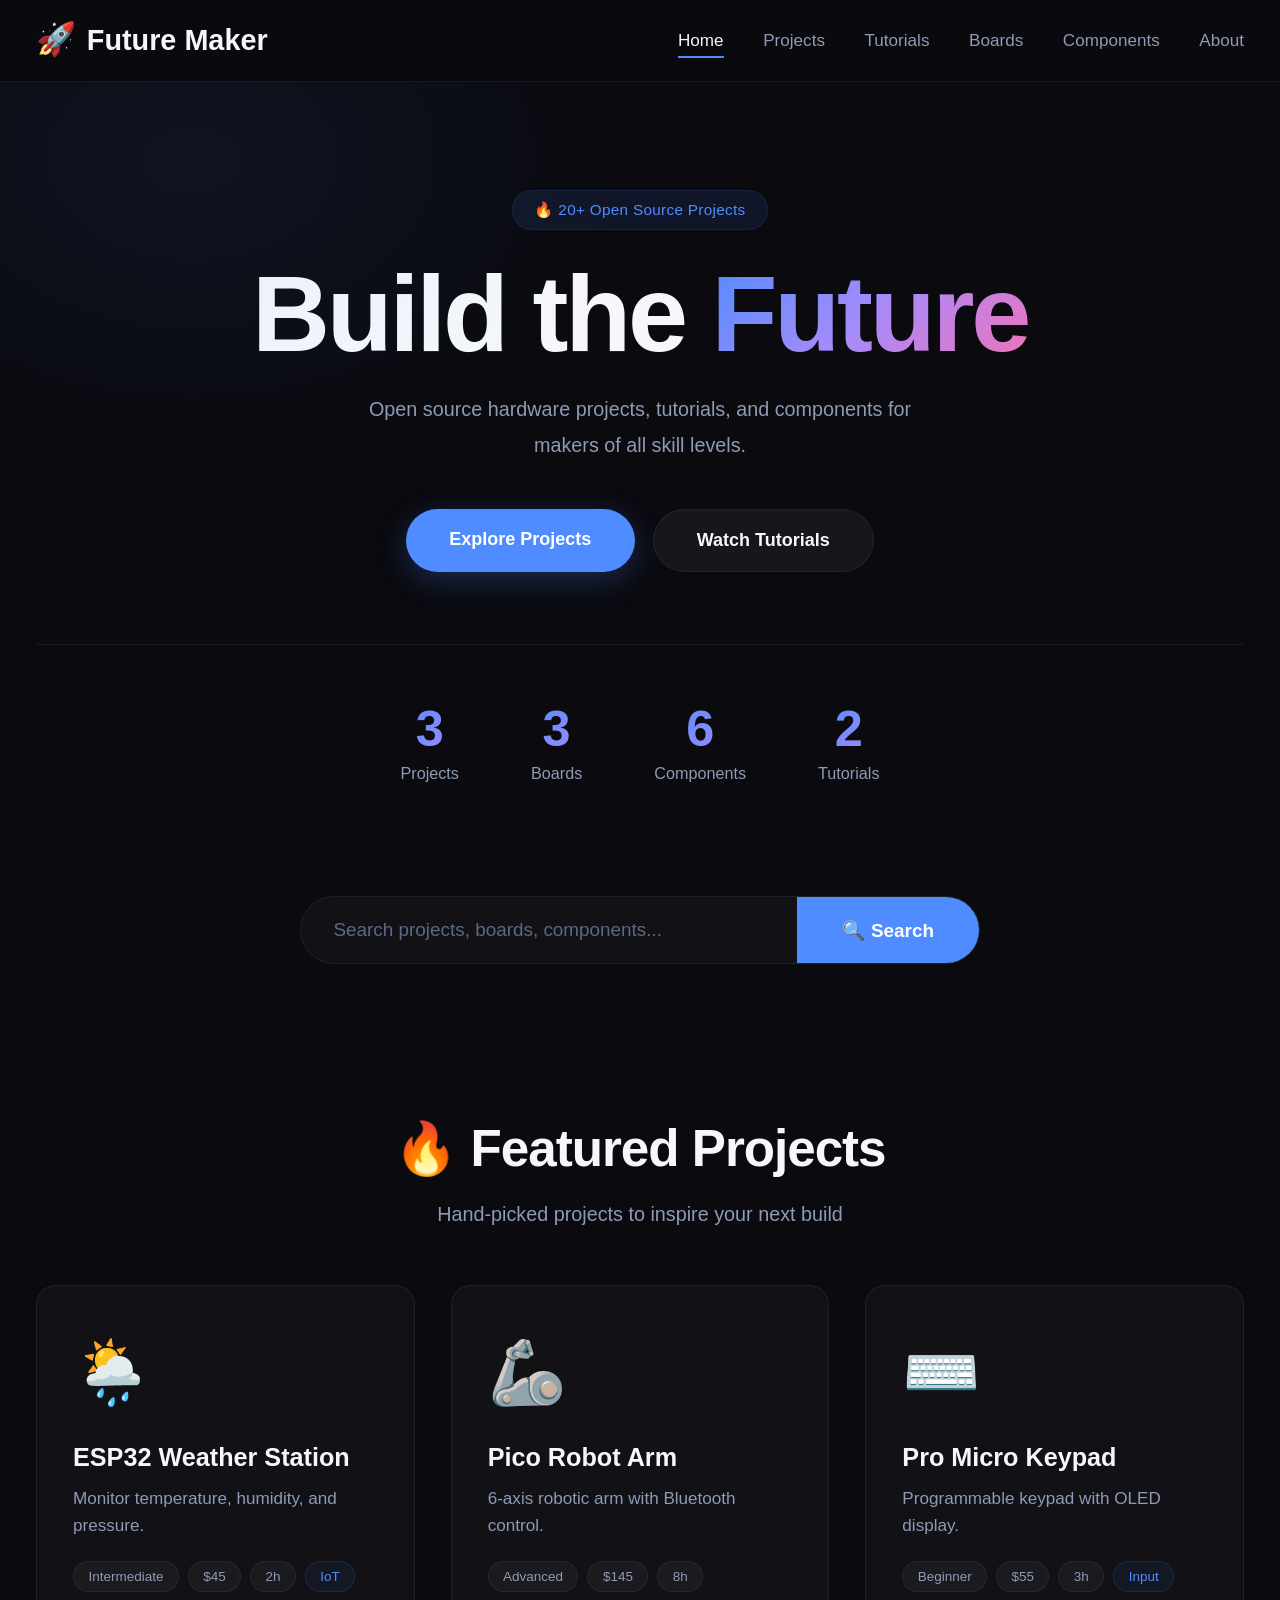
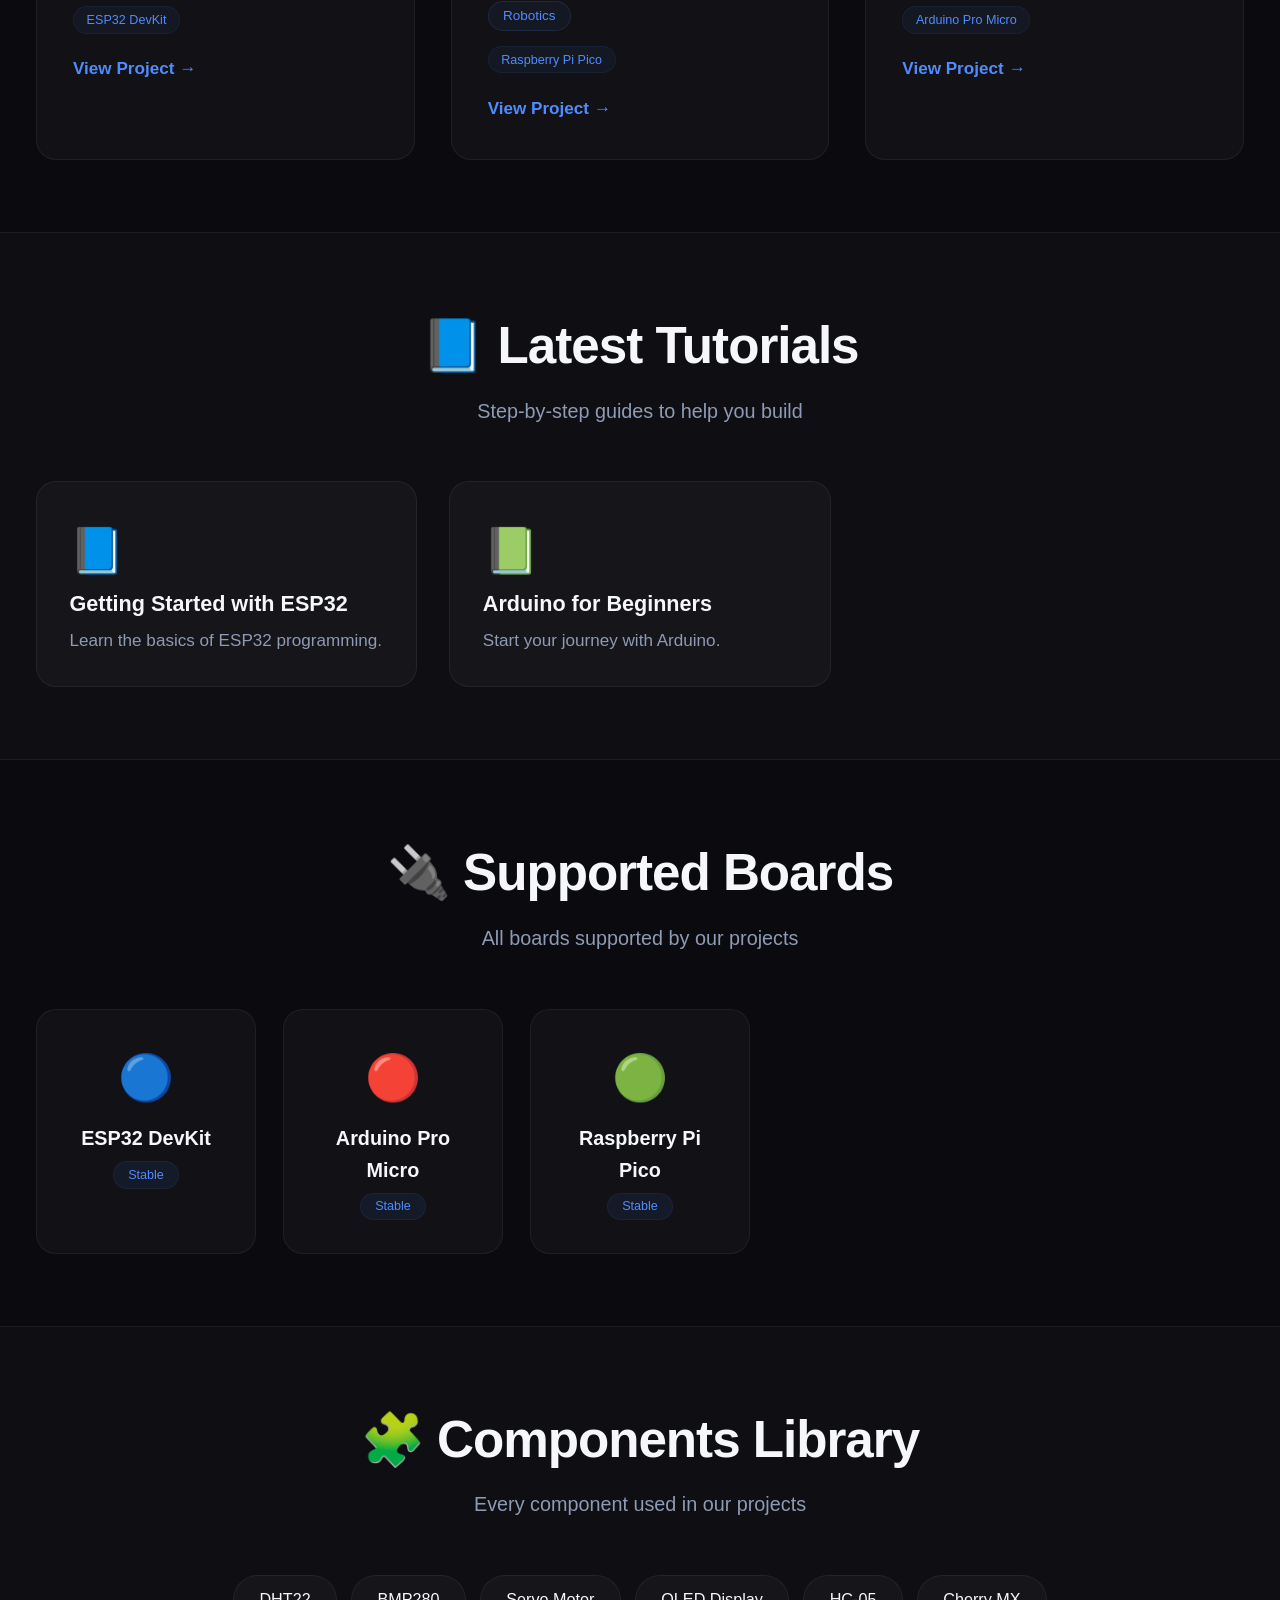
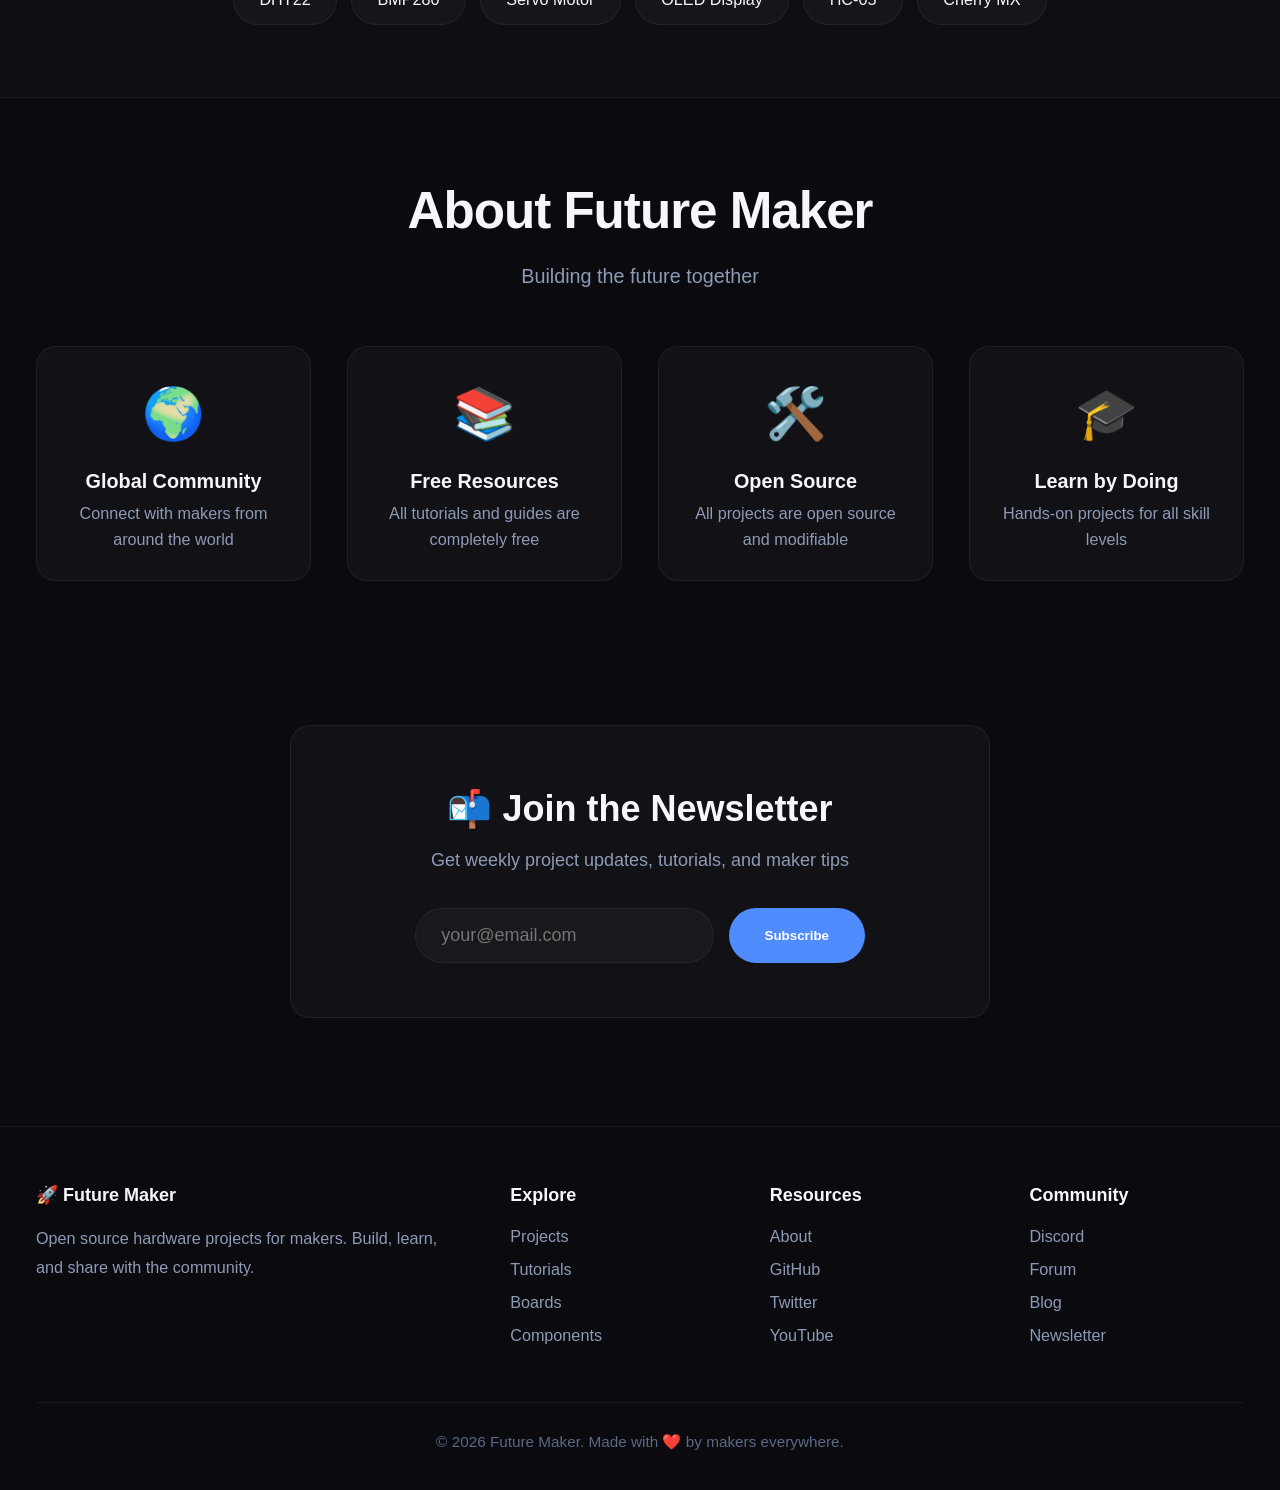
<file: index.html>
<!DOCTYPE html>
<html lang="en">
<head>
    <meta charset="UTF-8" />
    <meta name="viewport" content="width=device-width, initial-scale=1.0" />
    <title>Future Maker · Build the future</title>
    <meta name="description" content="Open source hardware projects for makers. Build, learn, and share." />
    <link rel="icon" href="data:image/svg+xml,<svg xmlns='http://www.w3.org/2000/svg' viewBox='0 0 100 100'><text y='.9em' font-size='90'>🚀</text></svg>" />
    
    <style>
        /* ============================================================
           CSS VARIABLES
           ============================================================ */
        :root {
            --bg: #0a0a0f;
            --bg-card: rgba(255, 255, 255, 0.03);
            --bg-card-hover: rgba(255, 255, 255, 0.06);
            --text: #f5f7fa;
            --text-secondary: #8e9bb5;
            --text-muted: #5a6a85;
            --accent: #4f8cff;
            --accent-glow: rgba(79, 140, 255, 0.25);
            --border: rgba(255, 255, 255, 0.06);
            --border-hover: rgba(79, 140, 255, 0.2);
            --radius: 20px;
            --radius-sm: 12px;
            --shadow: 0 20px 60px rgba(0, 0, 0, 0.5);
            --transition: all 0.3s cubic-bezier(0.25, 0.46, 0.45, 0.94);
        }

        /* ============================================================
           RESET & BASE
           ============================================================ */
        * {
            margin: 0;
            padding: 0;
            box-sizing: border-box;
        }

        html {
            scroll-behavior: smooth;
            font-size: 18px;
        }

        body {
            background: var(--bg);
            color: var(--text);
            font-family: -apple-system, BlinkMacSystemFont, 'SF Pro Display', 'Segoe UI', Roboto, sans-serif;
            line-height: 1.6;
            min-height: 100vh;
            -webkit-font-smoothing: antialiased;
        }

        a {
            color: var(--accent);
            text-decoration: none;
            transition: var(--transition);
        }

        a:hover {
            color: #6fa0ff;
        }

        /* ============================================================
           SCROLLBAR
           ============================================================ */
        ::-webkit-scrollbar {
            width: 8px;
        }
        ::-webkit-scrollbar-track {
            background: var(--bg);
        }
        ::-webkit-scrollbar-thumb {
            background: var(--accent);
            border-radius: 10px;
        }

        /* ============================================================
           UTILITY
           ============================================================ */
        .container {
            max-width: 1280px;
            margin: 0 auto;
            padding: 0 2rem;
        }

        .gradient-text {
            background: linear-gradient(135deg, #4f8cff, #a78bfa, #f472b6);
            -webkit-background-clip: text;
            -webkit-text-fill-color: transparent;
            background-clip: text;
        }

        .btn {
            display: inline-block;
            padding: 0.9rem 2.4rem;
            border-radius: 50px;
            font-weight: 600;
            font-size: 1rem;
            border: none;
            cursor: pointer;
            transition: var(--transition);
        }

        .btn-primary {
            background: var(--accent);
            color: #fff;
            box-shadow: 0 8px 32px var(--accent-glow);
        }

        .btn-primary:hover {
            background: #6fa0ff;
            transform: translateY(-2px);
            box-shadow: 0 12px 48px var(--accent-glow);
        }

        .btn-secondary {
            background: rgba(255, 255, 255, 0.05);
            color: var(--text);
            border: 1px solid var(--border);
        }

        .btn-secondary:hover {
            background: rgba(255, 255, 255, 0.08);
            transform: translateY(-2px);
        }

        /* ============================================================
           HEADER
           ============================================================ */
        header {
            position: sticky;
            top: 0;
            z-index: 100;
            background: rgba(10, 10, 15, 0.7);
            backdrop-filter: blur(20px);
            -webkit-backdrop-filter: blur(20px);
            border-bottom: 1px solid var(--border);
            padding: 0.8rem 0;
        }

        .header-inner {
            display: flex;
            align-items: center;
            justify-content: space-between;
        }

        .logo {
            font-size: 1.6rem;
            font-weight: 700;
            display: flex;
            align-items: center;
            gap: 0.6rem;
        }

        .logo-icon {
            font-size: 1.8rem;
        }

        nav {
            display: flex;
            gap: 2.2rem;
            align-items: center;
        }

        nav a {
            color: var(--text-secondary);
            font-size: 0.95rem;
            font-weight: 500;
            transition: var(--transition);
            position: relative;
        }

        nav a::after {
            content: '';
            position: absolute;
            bottom: -4px;
            left: 0;
            width: 0;
            height: 2px;
            background: var(--accent);
            transition: var(--transition);
        }

        nav a:hover {
            color: var(--text);
        }

        nav a:hover::after {
            width: 100%;
        }

        nav a.active {
            color: var(--text);
        }

        nav a.active::after {
            width: 100%;
        }

        .menu-toggle {
            display: none;
            background: none;
            border: none;
            color: var(--text);
            font-size: 1.8rem;
            cursor: pointer;
        }

        /* ============================================================
           HERO
           ============================================================ */
        .hero {
            padding: 6rem 0 4rem;
            text-align: center;
            position: relative;
            overflow: hidden;
        }

        .hero::before {
            content: '';
            position: absolute;
            top: -30%;
            left: -20%;
            width: 70%;
            height: 80%;
            background: radial-gradient(ellipse, rgba(79, 140, 255, 0.08), transparent 70%);
            pointer-events: none;
        }

        .hero-badge {
            display: inline-block;
            background: rgba(79, 140, 255, 0.1);
            padding: 0.4rem 1.2rem;
            border-radius: 50px;
            font-size: 0.85rem;
            color: var(--accent);
            border: 1px solid rgba(79, 140, 255, 0.1);
            margin-bottom: 1.5rem;
            font-weight: 500;
            letter-spacing: 0.02em;
        }

        .hero h1 {
            font-size: clamp(3rem, 10vw, 6rem);
            font-weight: 800;
            line-height: 1.05;
            letter-spacing: -0.03em;
            margin-bottom: 1.2rem;
        }

        .hero p {
            font-size: clamp(1.1rem, 1.5vw, 1.3rem);
            color: var(--text-secondary);
            max-width: 600px;
            margin: 0 auto 2.5rem;
            line-height: 1.8;
        }

        .hero-actions {
            display: flex;
            gap: 1rem;
            justify-content: center;
            flex-wrap: wrap;
            margin-bottom: 4rem;
        }

        /* ============================================================
           STATS
           ============================================================ */
        .stats {
            display: flex;
            justify-content: center;
            gap: 4rem;
            padding-top: 3rem;
            border-top: 1px solid var(--border);
            flex-wrap: wrap;
        }

        .stat-item {
            text-align: center;
        }

        .stat-number {
            font-size: 2.8rem;
            font-weight: 800;
            background: linear-gradient(135deg, #4f8cff, #a78bfa);
            -webkit-background-clip: text;
            -webkit-text-fill-color: transparent;
            background-clip: text;
            display: block;
            line-height: 1.2;
        }

        .stat-label {
            color: var(--text-secondary);
            font-size: 0.9rem;
            font-weight: 500;
        }

        /* ============================================================
           SEARCH
           ============================================================ */
        .search-section {
            padding: 2rem 0 4rem;
        }

        .search-box {
            max-width: 680px;
            margin: 0 auto;
            display: flex;
            background: rgba(255, 255, 255, 0.03);
            border: 1px solid var(--border);
            border-radius: 60px;
            overflow: hidden;
            transition: var(--transition);
        }

        .search-box:focus-within {
            border-color: var(--accent);
            box-shadow: 0 0 40px rgba(79, 140, 255, 0.06);
        }

        .search-box input {
            flex: 1;
            padding: 1.2rem 1.8rem;
            background: transparent;
            border: none;
            color: var(--text);
            font-size: 1.05rem;
            outline: none;
        }

        .search-box input::placeholder {
            color: var(--text-muted);
        }

        .search-box button {
            padding: 1.2rem 2.5rem;
            background: var(--accent);
            border: none;
            color: #fff;
            font-weight: 600;
            font-size: 1.05rem;
            cursor: pointer;
            transition: var(--transition);
        }

        .search-box button:hover {
            background: #6fa0ff;
        }

        /* ============================================================
           SECTION HEADER
           ============================================================ */
        .section-header {
            text-align: center;
            margin-bottom: 3rem;
        }

        .section-header h2 {
            font-size: clamp(2rem, 4vw, 3rem);
            font-weight: 700;
            letter-spacing: -0.02em;
            margin-bottom: 0.5rem;
        }

        .section-header p {
            color: var(--text-secondary);
            font-size: 1.1rem;
        }

        /* ============================================================
           PROJECTS GRID
           ============================================================ */
        .projects-section {
            padding: 4rem 0;
        }

        .projects-grid {
            display: grid;
            grid-template-columns: repeat(auto-fill, minmax(340px, 1fr));
            gap: 2rem;
        }

        .project-card {
            background: var(--bg-card);
            border: 1px solid var(--border);
            border-radius: var(--radius);
            padding: 2rem;
            transition: var(--transition);
            cursor: pointer;
            position: relative;
            overflow: hidden;
        }

        .project-card::before {
            content: '';
            position: absolute;
            top: 0;
            left: 0;
            right: 0;
            bottom: 0;
            background: linear-gradient(135deg, rgba(79, 140, 255, 0.02), transparent);
            opacity: 0;
            transition: var(--transition);
        }

        .project-card:hover {
            background: var(--bg-card-hover);
            border-color: var(--border-hover);
            transform: translateY(-6px);
            box-shadow: var(--shadow);
        }

        .project-card:hover::before {
            opacity: 1;
        }

        .project-card .icon {
            font-size: 3.5rem;
            display: block;
            margin-bottom: 0.8rem;
        }

        .project-card h3 {
            font-size: 1.4rem;
            font-weight: 600;
            margin-bottom: 0.4rem;
        }

        .project-card .desc {
            color: var(--text-secondary);
            font-size: 0.95rem;
            line-height: 1.6;
            margin-bottom: 1.2rem;
        }

        .project-card .tags {
            display: flex;
            flex-wrap: wrap;
            gap: 0.5rem;
        }

        .project-card .tag {
            background: rgba(255, 255, 255, 0.04);
            padding: 0.2rem 0.8rem;
            border-radius: 50px;
            font-size: 0.75rem;
            color: var(--text-secondary);
            border: 1px solid var(--border);
        }

        .project-card .tag.accent {
            color: var(--accent);
            border-color: rgba(79, 140, 255, 0.15);
            background: rgba(79, 140, 255, 0.06);
        }

        .project-card .boards {
            display: flex;
            flex-wrap: wrap;
            gap: 0.4rem;
            margin-top: 0.8rem;
        }

        .project-card .board-tag {
            background: rgba(79, 140, 255, 0.06);
            padding: 0.15rem 0.7rem;
            border-radius: 50px;
            font-size: 0.7rem;
            color: var(--accent);
            border: 1px solid rgba(79, 140, 255, 0.08);
        }

        .project-card .view-link {
            display: inline-block;
            margin-top: 1.2rem;
            font-weight: 600;
            font-size: 0.95rem;
            color: var(--accent);
        }

        .project-card .view-link::after {
            content: ' →';
            transition: var(--transition);
        }

        .project-card:hover .view-link::after {
            transform: translateX(4px);
        }

        /* ============================================================
           TUTORIALS
           ============================================================ */
        .tutorials-section {
            padding: 4rem 0;
            background: rgba(255, 255, 255, 0.015);
            border-top: 1px solid var(--border);
            border-bottom: 1px solid var(--border);
        }

        .tutorials-grid {
            display: grid;
            grid-template-columns: repeat(auto-fill, minmax(280px, 1fr));
            gap: 1.8rem;
        }

        .tutorial-card {
            background: var(--bg-card);
            border: 1px solid var(--border);
            border-radius: var(--radius);
            padding: 1.8rem;
            transition: var(--transition);
        }

        .tutorial-card:hover {
            background: var(--bg-card-hover);
            border-color: var(--border-hover);
            transform: translateY(-4px);
        }

        .tutorial-card .icon {
            font-size: 2.5rem;
            margin-bottom: 0.6rem;
        }

        .tutorial-card h4 {
            font-size: 1.2rem;
            margin-bottom: 0.3rem;
        }

        .tutorial-card p {
            color: var(--text-secondary);
            font-size: 0.95rem;
        }

        /* ============================================================
           BOARDS
           ============================================================ */
        .boards-section {
            padding: 4rem 0;
        }

        .boards-grid {
            display: grid;
            grid-template-columns: repeat(auto-fill, minmax(200px, 1fr));
            gap: 1.5rem;
        }

        .board-card {
            background: var(--bg-card);
            border: 1px solid var(--border);
            border-radius: var(--radius);
            padding: 1.8rem;
            text-align: center;
            transition: var(--transition);
        }

        .board-card:hover {
            background: var(--bg-card-hover);
            border-color: var(--border-hover);
            transform: translateY(-4px);
        }

        .board-card .icon {
            font-size: 2.5rem;
        }

        .board-card h4 {
            font-size: 1.1rem;
            margin: 0.5rem 0 0.2rem;
        }

        .board-card .status {
            display: inline-block;
            font-size: 0.7rem;
            padding: 0.15rem 0.8rem;
            border-radius: 50px;
            background: rgba(79, 140, 255, 0.08);
            color: var(--accent);
            border: 1px solid rgba(79, 140, 255, 0.08);
        }

        /* ============================================================
           COMPONENTS
           ============================================================ */
        .components-section {
            padding: 4rem 0;
            background: rgba(255, 255, 255, 0.015);
            border-top: 1px solid var(--border);
            border-bottom: 1px solid var(--border);
        }

        .components-list {
            display: flex;
            flex-wrap: wrap;
            justify-content: center;
            gap: 0.8rem;
        }

        .component-tag {
            background: var(--bg-card);
            padding: 0.6rem 1.4rem;
            border-radius: 50px;
            font-size: 0.9rem;
            border: 1px solid var(--border);
            transition: var(--transition);
        }

        .component-tag:hover {
            border-color: var(--border-hover);
            background: var(--bg-card-hover);
            transform: translateY(-2px);
        }

        /* ============================================================
           ABOUT
           ============================================================ */
        .about-section {
            padding: 4rem 0;
        }

        .about-grid {
            display: grid;
            grid-template-columns: repeat(auto-fit, minmax(220px, 1fr));
            gap: 2rem;
            margin-top: 2rem;
        }

        .about-item {
            text-align: center;
            padding: 1.5rem;
            background: var(--bg-card);
            border-radius: var(--radius);
            border: 1px solid var(--border);
            transition: var(--transition);
        }

        .about-item:hover {
            background: var(--bg-card-hover);
            border-color: var(--border-hover);
            transform: translateY(-4px);
        }

        .about-item .icon {
            font-size: 2.8rem;
            display: block;
            margin-bottom: 0.6rem;
        }

        .about-item h4 {
            font-size: 1.1rem;
            margin-bottom: 0.2rem;
        }

        .about-item p {
            color: var(--text-secondary);
            font-size: 0.9rem;
        }

        /* ============================================================
           NEWSLETTER
           ============================================================ */
        .newsletter-section {
            padding: 4rem 0;
        }

        .newsletter-card {
            max-width: 700px;
            margin: 0 auto;
            background: var(--bg-card);
            border: 1px solid var(--border);
            border-radius: var(--radius);
            padding: 3rem;
            text-align: center;
        }

        .newsletter-card h2 {
            font-size: 2rem;
            margin-bottom: 0.5rem;
        }

        .newsletter-card p {
            color: var(--text-secondary);
            margin-bottom: 1.8rem;
        }

        .newsletter-form {
            display: flex;
            gap: 0.8rem;
            max-width: 450px;
            margin: 0 auto;
        }

        .newsletter-form input {
            flex: 1;
            padding: 0.9rem 1.4rem;
            border-radius: 50px;
            border: 1px solid var(--border);
            background: rgba(255, 255, 255, 0.03);
            color: var(--text);
            font-size: 1rem;
            outline: none;
            transition: var(--transition);
        }

        .newsletter-form input:focus {
            border-color: var(--accent);
        }

        .newsletter-form button {
            padding: 0.9rem 2rem;
            border-radius: 50px;
            border: none;
            background: var(--accent);
            color: #fff;
            font-weight: 600;
            cursor: pointer;
            transition: var(--transition);
            white-space: nowrap;
        }

        .newsletter-form button:hover {
            background: #6fa0ff;
        }

        /* ============================================================
           FOOTER
           ============================================================ */
        footer {
            padding: 3rem 0 2rem;
            border-top: 1px solid var(--border);
            margin-top: 2rem;
        }

        .footer-grid {
            display: grid;
            grid-template-columns: 2fr 1fr 1fr 1fr;
            gap: 2.5rem;
            margin-bottom: 2.5rem;
        }

        .footer-section h4 {
            font-size: 1rem;
            margin-bottom: 0.8rem;
            color: var(--text);
        }

        .footer-section p {
            color: var(--text-secondary);
            font-size: 0.9rem;
            line-height: 1.8;
        }

        .footer-section a {
            display: block;
            color: var(--text-secondary);
            font-size: 0.9rem;
            margin-bottom: 0.4rem;
            transition: var(--transition);
        }

        .footer-section a:hover {
            color: var(--text);
            transform: translateX(4px);
        }

        .footer-bottom {
            text-align: center;
            padding-top: 1.5rem;
            border-top: 1px solid var(--border);
            color: var(--text-muted);
            font-size: 0.85rem;
        }

        /* ============================================================
           RESPONSIVE
           ============================================================ */
        @media (max-width: 1024px) {
            .footer-grid {
                grid-template-columns: 1fr 1fr;
            }
        }

        @media (max-width: 768px) {
            .container {
                padding: 0 1.2rem;
            }

            nav {
                display: none;
            }

            .menu-toggle {
                display: block;
            }

            .hero {
                padding: 4rem 0 2rem;
            }

            .hero h1 {
                font-size: 2.8rem;
            }

            .stats {
                gap: 2rem;
            }

            .stat-number {
                font-size: 2.2rem;
            }

            .projects-grid {
                grid-template-columns: 1fr;
            }

            .tutorials-grid {
                grid-template-columns: 1fr;
            }

            .boards-grid {
                grid-template-columns: 1fr 1fr;
            }

            .footer-grid {
                grid-template-columns: 1fr;
                gap: 1.5rem;
            }

            .newsletter-card {
                padding: 2rem 1.2rem;
            }

            .newsletter-form {
                flex-direction: column;
            }

            .search-box {
                flex-direction: column;
                border-radius: var(--radius);
            }

            .search-box input {
                padding: 1rem 1.4rem;
            }

            .search-box button {
                padding: 1rem;
                border-radius: 0 0 var(--radius) var(--radius);
            }

            .about-grid {
                grid-template-columns: 1fr 1fr;
            }
        }

        @media (max-width: 480px) {
            .hero h1 {
                font-size: 2.2rem;
            }

            .hero-actions {
                flex-direction: column;
                align-items: center;
            }

            .hero-actions .btn {
                width: 100%;
                text-align: center;
            }

            .boards-grid {
                grid-template-columns: 1fr;
            }

            .about-grid {
                grid-template-columns: 1fr;
            }

            .project-card {
                padding: 1.5rem;
            }
        }

        /* ============================================================
           PROJECT DETAIL PAGE STYLES (injected via JS)
           ============================================================ */
        .project-detail-hero {
            padding: 3rem 0 2rem;
            text-align: center;
        }

        .project-detail-hero .icon {
            font-size: 6rem;
            display: block;
            margin-bottom: 0.5rem;
        }

        .project-detail-hero h1 {
            font-size: 3rem;
            font-weight: 700;
            margin-bottom: 0.5rem;
        }

        .project-detail-hero .subtitle {
            color: var(--text-secondary);
            font-size: 1.1rem;
            max-width: 700px;
            margin: 0 auto;
        }

        .project-detail-meta {
            display: grid;
            grid-template-columns: repeat(auto-fit, minmax(120px, 1fr));
            gap: 1.2rem;
            max-width: 650px;
            margin: 2rem auto;
            background: var(--bg-card);
            padding: 1.8rem;
            border-radius: var(--radius);
            border: 1px solid var(--border);
        }

        .project-detail-meta .meta-item {
            text-align: center;
        }

        .project-detail-meta .meta-item .label {
            font-size: 0.7rem;
            color: var(--text-muted);
            text-transform: uppercase;
            letter-spacing: 0.05em;
        }

        .project-detail-meta .meta-item .value {
            font-size: 1.1rem;
            font-weight: 600;
        }

        .project-detail-content {
            max-width: 850px;
            margin: 0 auto;
            padding: 2rem 0;
        }

        .project-detail-content h2 {
            font-size: 2rem;
            margin: 2.5rem 0 1rem;
            font-weight: 700;
        }

        .project-detail-content h2:first-of-type {
            margin-top: 0;
        }

        .project-detail-content p {
            color: var(--text-secondary);
            font-size: 1.05rem;
            line-height: 1.9;
            margin-bottom: 1.2rem;
        }

        .project-detail-content ul {
            list-style: none;
            display: grid;
            grid-template-columns: repeat(auto-fill, minmax(200px, 1fr));
            gap: 0.6rem;
            margin: 1rem 0 1.5rem;
        }

        .project-detail-content ul li {
            background: var(--bg-card);
            padding: 0.6rem 1.2rem;
            border-radius: 50px;
            text-align: center;
            border: 1px solid var(--border);
            font-size: 0.9rem;
            color: var(--text-secondary);
        }

        .project-detail-content .download-grid {
            display: grid;
            grid-template-columns: repeat(auto-fill, minmax(130px, 1fr));
            gap: 0.8rem;
            margin: 1.5rem 0;
        }

        .project-detail-content .download-item {
            background: var(--bg-card);
            padding: 1rem;
            border-radius: var(--radius-sm);
            text-align: center;
            border: 1px solid var(--border);
            transition: var(--transition);
            cursor: pointer;
        }

        .project-detail-content .download-item:hover {
            border-color: var(--border-hover);
            background: var(--bg-card-hover);
            transform: translateY(-3px);
        }

        .project-detail-content .download-item .dl-icon {
            font-size: 1.8rem;
            display: block;
        }

        .project-detail-content .download-item .dl-name {
            font-size: 0.8rem;
            margin-top: 0.2rem;
            color: var(--text-secondary);
        }

        .back-link {
            display: inline-block;
            margin: 1.5rem 0;
            font-weight: 500;
            color: var(--text-secondary);
        }

        .back-link::before {
            content: '← ';
        }

        .back-link:hover {
            color: var(--text);
        }

        @media (max-width: 768px) {
            .project-detail-hero h1 {
                font-size: 2.2rem;
            }

            .project-detail-content h2 {
                font-size: 1.6rem;
            }

            .project-detail-meta {
                grid-template-columns: 1fr 1fr;
            }

            .project-detail-content ul {
                grid-template-columns: 1fr 1fr;
            }
        }

        @media (max-width: 480px) {
            .project-detail-content ul {
                grid-template-columns: 1fr;
            }

            .project-detail-content .download-grid {
                grid-template-columns: 1fr 1fr;
            }
        }
    </style>
</head>
<body>

    <!-- ============================================================
    HEADER
    ============================================================ -->
    <header>
        <div class="container">
            <div class="header-inner">
                <div class="logo">
                    <span class="logo-icon">🚀</span>
                    Future Maker
                </div>
                <nav id="mainNav">
                    <a href="#" data-page="home" class="active">Home</a>
                    <a href="#" data-page="projects">Projects</a>
                    <a href="#" data-page="tutorials">Tutorials</a>
                    <a href="#" data-page="boards">Boards</a>
                    <a href="#" data-page="components">Components</a>
                    <a href="#" data-page="about">About</a>
                </nav>
                <button class="menu-toggle" id="menuToggle">☰</button>
            </div>
        </div>
    </header>

    <!-- ============================================================
    MAIN CONTENT
    ============================================================ -->
    <main id="mainContent">
        <!-- Rendered by JavaScript -->
    </main>

    <!-- ============================================================
    FOOTER
    ============================================================ -->
    <footer>
        <div class="container">
            <div class="footer-grid">
                <div class="footer-section">
                    <h4>🚀 Future Maker</h4>
                    <p>Open source hardware projects for makers. Build, learn, and share with the community.</p>
                </div>
                <div class="footer-section">
                    <h4>Explore</h4>
                    <a href="#" data-page="projects">Projects</a>
                    <a href="#" data-page="tutorials">Tutorials</a>
                    <a href="#" data-page="boards">Boards</a>
                    <a href="#" data-page="components">Components</a>
                </div>
                <div class="footer-section">
                    <h4>Resources</h4>
                    <a href="#" data-page="about">About</a>
                    <a href="#">GitHub</a>
                    <a href="#">Twitter</a>
                    <a href="#">YouTube</a>
                </div>
                <div class="footer-section">
                    <h4>Community</h4>
                    <a href="#">Discord</a>
                    <a href="#">Forum</a>
                    <a href="#">Blog</a>
                    <a href="#">Newsletter</a>
                </div>
            </div>
            <div class="footer-bottom">
                &copy; 2026 Future Maker. Made with ❤️ by makers everywhere.
            </div>
        </div>
    </footer>

    <!-- ============================================================
    JAVASCRIPT
    ============================================================ -->
    <script>
        // ============================================================
        // DATA (loaded from projects.json)
        // ============================================================
        let PROJECTS = [];
        let TUTORIALS = [];
        let BOARDS = [];
        let COMPONENTS = [];

        // ============================================================
        // LOAD DATA
        // ============================================================
        async function loadData() {
            try {
                const res = await fetch('projects.json');
                const data = await res.json();
                PROJECTS = data.projects || [];
                TUTORIALS = data.tutorials || [];
                BOARDS = data.boards || [];
                COMPONENTS = data.components || [];
            } catch (e) {
                console.warn('Using fallback data');
                // Fallback data
                PROJECTS = [
                    { id: 'esp32-weather', name: 'ESP32 Weather Station', description: 'Monitor temperature, humidity, and pressure.', difficulty: 'Intermediate', cost: '$45', buildTime: '2h', boards: ['ESP32 DevKit'], components: ['DHT22', 'BMP280'], image: '🌦️', category: 'IoT', github: '#' },
                    { id: 'pico-robot', name: 'Pico Robot Arm', description: '6-axis robotic arm with Bluetooth control.', difficulty: 'Advanced', cost: '$145', buildTime: '8h', boards: ['Raspberry Pi Pico'], components: ['Servo x6', 'HC-05'], image: '🦾', category: 'Robotics', github: '#' },
                    { id: 'pro-micro-keypad', name: 'Pro Micro Keypad', description: 'Programmable keypad with OLED display.', difficulty: 'Beginner', cost: '$55', buildTime: '3h', boards: ['Arduino Pro Micro'], components: ['Cherry MX', 'Rotary Encoder'], image: '⌨️', category: 'Input', github: '#' },
                ];
                TUTORIALS = [
                    { id: 'tut1', title: 'Getting Started with ESP32', description: 'Learn the basics of ESP32 programming.', icon: '📘' },
                    { id: 'tut2', title: 'Arduino for Beginners', description: 'Start your journey with Arduino.', icon: '📗' },
                ];
                BOARDS = [
                    { name: 'ESP32 DevKit', status: 'Stable', icon: '🔵' },
                    { name: 'Arduino Pro Micro', status: 'Stable', icon: '🔴' },
                    { name: 'Raspberry Pi Pico', status: 'Stable', icon: '🟢' },
                ];
                COMPONENTS = ['DHT22', 'BMP280', 'Servo Motor', 'OLED Display', 'HC-05', 'Cherry MX'];
            }
            renderPage('home');
        }

        // ============================================================
        // RENDER ENGINE
        // ============================================================
        function renderPage(page, params) {
            const main = document.getElementById('mainContent');
            let html = '';

            switch (page) {
                case 'home':
                    html = renderHome();
                    break;
                case 'projects':
                    html = renderProjects();
                    break;
                case 'project-detail':
                    html = renderProjectDetail(params);
                    break;
                case 'tutorials':
                    html = renderTutorials();
                    break;
                case 'boards':
                    html = renderBoards();
                    break;
                case 'components':
                    html = renderComponents();
                    break;
                case 'about':
                    html = renderAbout();
                    break;
                case 'search':
                    html = renderSearch(params);
                    break;
                default:
                    html = renderNotFound();
            }

            main.innerHTML = html;
            updateActiveNav(page);

            // Re-bind search
            const searchForm = document.getElementById('searchForm');
            if (searchForm) {
                searchForm.addEventListener('submit', function(e) {
                    e.preventDefault();
                    const input = this.querySelector('input');
                    if (input && input.value.trim()) {
                        renderPage('search', input.value.trim());
                    }
                });
            }

            // Re-bind project clicks
            document.querySelectorAll('.project-card[data-id]').forEach(el => {
                el.addEventListener('click', function() {
                    renderPage('project-detail', this.dataset.id);
                });
            });

            // Re-bind nav clicks inside main
            document.querySelectorAll('[data-page]').forEach(el => {
                el.addEventListener('click', function(e) {
                    e.preventDefault();
                    const p = this.dataset.page;
                    if (p) renderPage(p);
                });
            });
        }

        // ============================================================
        // PAGE RENDERERS
        // ============================================================

        // ---- HOME ----
        function renderHome() {
            const featured = PROJECTS.slice(0, 6);
            return `
                <section class="hero">
                    <div class="container">
                        <div class="hero-badge">🔥 20+ Open Source Projects</div>
                        <h1>Build the <span class="gradient-text">Future</span></h1>
                        <p>Open source hardware projects, tutorials, and components for makers of all skill levels.</p>
                        <div class="hero-actions">
                            <a href="#" data-page="projects" class="btn btn-primary">Explore Projects</a>
                            <a href="#" data-page="tutorials" class="btn btn-secondary">Watch Tutorials</a>
                        </div>
                        <div class="stats">
                            <div class="stat-item">
                                <span class="stat-number" id="statProjects">${PROJECTS.length}</span>
                                <span class="stat-label">Projects</span>
                            </div>
                            <div class="stat-item">
                                <span class="stat-number" id="statBoards">${BOARDS.length}</span>
                                <span class="stat-label">Boards</span>
                            </div>
                            <div class="stat-item">
                                <span class="stat-number" id="statComponents">${COMPONENTS.length}</span>
                                <span class="stat-label">Components</span>
                            </div>
                            <div class="stat-item">
                                <span class="stat-number" id="statTutorials">${TUTORIALS.length}</span>
                                <span class="stat-label">Tutorials</span>
                            </div>
                        </div>
                    </div>
                </section>

                <section class="search-section">
                    <div class="container">
                        <form class="search-box" id="searchForm">
                            <input type="text" placeholder="Search projects, boards, components..." />
                            <button type="submit">🔍 Search</button>
                        </form>
                    </div>
                </section>

                <section class="projects-section">
                    <div class="container">
                        <div class="section-header">
                            <h2>🔥 Featured Projects</h2>
                            <p>Hand-picked projects to inspire your next build</p>
                        </div>
                        <div class="projects-grid">
                            ${featured.map(p => renderProjectCard(p)).join('')}
                        </div>
                    </div>
                </section>

                <section class="tutorials-section">
                    <div class="container">
                        <div class="section-header">
                            <h2>📘 Latest Tutorials</h2>
                            <p>Step-by-step guides to help you build</p>
                        </div>
                        <div class="tutorials-grid">
                            ${TUTORIALS.slice(0, 4).map(t => `
                                <div class="tutorial-card">
                                    <span class="icon">${t.icon || '📘'}</span>
                                    <h4>${t.title}</h4>
                                    <p>${t.description}</p>
                                </div>
                            `).join('')}
                        </div>
                    </div>
                </section>

                <section class="boards-section">
                    <div class="container">
                        <div class="section-header">
                            <h2>🔌 Supported Boards</h2>
                            <p>All boards supported by our projects</p>
                        </div>
                        <div class="boards-grid">
                            ${BOARDS.slice(0, 8).map(b => `
                                <div class="board-card">
                                    <span class="icon">${b.icon || '🔌'}</span>
                                    <h4>${b.name}</h4>
                                    <span class="status">${b.status || 'Stable'}</span>
                                </div>
                            `).join('')}
                        </div>
                    </div>
                </section>

                <section class="components-section">
                    <div class="container">
                        <div class="section-header">
                            <h2>🧩 Components Library</h2>
                            <p>Every component used in our projects</p>
                        </div>
                        <div class="components-list">
                            ${COMPONENTS.slice(0, 20).map(c => `
                                <span class="component-tag">${c}</span>
                            `).join('')}
                        </div>
                    </div>
                </section>

                <section class="about-section">
                    <div class="container">
                        <div class="section-header">
                            <h2>About Future Maker</h2>
                            <p>Building the future together</p>
                        </div>
                        <div class="about-grid">
                            <div class="about-item">
                                <span class="icon">🌍</span>
                                <h4>Global Community</h4>
                                <p>Connect with makers from around the world</p>
                            </div>
                            <div class="about-item">
                                <span class="icon">📚</span>
                                <h4>Free Resources</h4>
                                <p>All tutorials and guides are completely free</p>
                            </div>
                            <div class="about-item">
                                <span class="icon">🛠️</span>
                                <h4>Open Source</h4>
                                <p>All projects are open source and modifiable</p>
                            </div>
                            <div class="about-item">
                                <span class="icon">🎓</span>
                                <h4>Learn by Doing</h4>
                                <p>Hands-on projects for all skill levels</p>
                            </div>
                        </div>
                    </div>
                </section>

                <section class="newsletter-section">
                    <div class="container">
                        <div class="newsletter-card">
                            <h2>📬 Join the Newsletter</h2>
                            <p>Get weekly project updates, tutorials, and maker tips</p>
                            <form class="newsletter-form">
                                <input type="email" placeholder="your@email.com" />
                                <button type="submit">Subscribe</button>
                            </form>
                        </div>
                    </div>
                </section>
            `;
        }

        // ---- PROJECT CARD ----
        function renderProjectCard(p) {
            return `
                <div class="project-card" data-id="${p.id}">
                    <span class="icon">${p.image || '📦'}</span>
                    <h3>${p.name}</h3>
                    <p class="desc">${p.description}</p>
                    <div class="tags">
                        <span class="tag">${p.difficulty || 'Beginner'}</span>
                        <span class="tag">${p.cost || 'Free'}</span>
                        <span class="tag">${p.buildTime || '1h'}</span>
                        <span class="tag accent">${p.category || 'General'}</span>
                    </div>
                    <div class="boards">
                        ${(p.boards || []).map(b => `<span class="board-tag">${b}</span>`).join('')}
                    </div>
                    <span class="view-link">View Project</span>
                </div>
            `;
        }

        // ---- PROJECTS PAGE ----
        function renderProjects() {
            return `
                <section style="padding:3rem 0;">
                    <div class="container">
                        <div class="section-header">
                            <h2>📦 All Projects</h2>
                            <p>Browse our complete collection of ${PROJECTS.length} projects</p>
                        </div>
                        <div class="projects-grid">
                            ${PROJECTS.map(p => renderProjectCard(p)).join('')}
                        </div>
                    </div>
                </section>
            `;
        }

        // ---- PROJECT DETAIL ----
        function renderProjectDetail(id) {
            const p = PROJECTS.find(pr => pr.id === id);
            if (!p) return renderNotFound();

            return `
                <div class="container">
                    <a href="#" data-page="projects" class="back-link">Back to Projects</a>
                    <div class="project-detail-hero">
                        <span class="icon">${p.image || '📦'}</span>
                        <h1>${p.name}</h1>
                        <p class="subtitle">${p.description}</p>
                    </div>

                    <div class="project-detail-meta">
                        <div class="meta-item">
                            <div class="label">Difficulty</div>
                            <div class="value">${p.difficulty || 'Beginner'}</div>
                        </div>
                        <div class="meta-item">
                            <div class="label">Cost</div>
                            <div class="value">${p.cost || 'Free'}</div>
                        </div>
                        <div class="meta-item">
                            <div class="label">Build Time</div>
                            <div class="value">${p.buildTime || '1h'}</div>
                        </div>
                        <div class="meta-item">
                            <div class="label">Category</div>
                            <div class="value">${p.category || 'General'}</div>
                        </div>
                    </div>

                    <div class="project-detail-content">
                        <h2>📋 Overview</h2>
                        <p>${p.description}</p>
                        <p>This project is designed for makers who want to build something amazing. All source code and schematics are available on GitHub.</p>

                        <h2>🔌 Supported Boards</h2>
                        <ul>
                            ${(p.boards || []).map(b => `<li>${b}</li>`).join('')}
                        </ul>

                        <h2>🧩 Required Components</h2>
                        <ul>
                            ${(p.components || []).map(c => `<li>${c}</li>`).join('')}
                        </ul>

                        <h2>📦 Downloads</h2>
                        <div class="download-grid">
                            <div class="download-item">
                                <span class="dl-icon">📦</span>
                                <span class="dl-name">Source Code</span>
                            </div>
                            <div class="download-item">
                                <span class="dl-icon">📄</span>
                                <span class="dl-name">PDF Guide</span>
                            </div>
                            <div class="download-item">
                                <span class="dl-icon">🔌</span>
                                <span class="dl-name">Wiring Diagram</span>
                            </div>
                            <div class="download-item">
                                <span class="dl-icon">📚</span>
                                <span class="dl-name">Libraries</span>
                            </div>
                            <div class="download-item">
                                <span class="dl-icon">📋</span>
                                <span class="dl-name">Datasheet</span>
                            </div>
                            <div class="download-item">
                                <span class="dl-icon">🗜️</span>
                                <span class="dl-name">ZIP Package</span>
                            </div>
                        </div>

                        <h2>🔗 Links</h2>
                        <ul>
                            <li><a href="${p.github || '#'}" target="_blank">GitHub Repository</a></li>
                            <li><a href="#">Documentation</a></li>
                            <li><a href="#">Troubleshooting</a></li>
                            <li><a href="#">FAQ</a></li>
                        </ul>

                        <h2>📘 Related Projects</h2>
                        <ul>
                            ${PROJECTS.filter(pr => pr.id !== p.id).slice(0, 4).map(pr => `
                                <li><a href="#" data-page="project-detail" data-id="${pr.id}">${pr.name}</a></li>
                            `).join('')}
                        </ul>
                    </div>
                </div>
            `;
        }

        // ---- TUTORIALS ----
        function renderTutorials() {
            return `
                <section style="padding:3rem 0;">
                    <div class="container">
                        <div class="section-header">
                            <h2>📘 Tutorials</h2>
                            <p>Step-by-step guides for makers</p>
                        </div>
                        <div class="tutorials-grid">
                            ${TUTORIALS.map(t => `
                                <div class="tutorial-card">
                                    <span class="icon">${t.icon || '📘'}</span>
                                    <h4>${t.title}</h4>
                                    <p>${t.description}</p>
                                </div>
                            `).join('')}
                        </div>
                    </div>
                </section>
            `;
        }

        // ---- BOARDS ----
        function renderBoards() {
            return `
                <section style="padding:3rem 0;">
                    <div class="container">
                        <div class="section-header">
                            <h2>🔌 Supported Boards</h2>
                            <p>All boards supported by our projects</p>
                        </div>
                        <div class="boards-grid">
                            ${BOARDS.map(b => `
                                <div class="board-card">
                                    <span class="icon">${b.icon || '🔌'}</span>
                                    <h4>${b.name}</h4>
                                    <span class="status">${b.status || 'Stable'}</span>
                                </div>
                            `).join('')}
                        </div>
                    </div>
                </section>
            `;
        }

        // ---- COMPONENTS ----
        function renderComponents() {
            return `
                <section style="padding:3rem 0;">
                    <div class="container">
                        <div class="section-header">
                            <h2>🧩 Components Library</h2>
                            <p>Every component used in our projects</p>
                        </div>
                        <div class="components-list">
                            ${COMPONENTS.map(c => `
                                <span class="component-tag">${c}</span>
                            `).join('')}
                        </div>
                    </div>
                </section>
            `;
        }

        // ---- ABOUT ----
        function renderAbout() {
            return `
                <section style="padding:3rem 0;">
                    <div class="container">
                        <div class="section-header">
                            <h2>About Future Maker</h2>
                            <p>Building the future together</p>
                        </div>
                        <div style="max-width:800px;margin:0 auto;text-align:center;">
                            <p style="color:var(--text-secondary);font-size:1.1rem;line-height:2;margin-bottom:2rem;">
                                Future Maker is a community-driven platform dedicated to open source hardware and software. 
                                We believe in learning by building, sharing knowledge, and creating a better future through technology.
                            </p>
                            <div class="about-grid">
                                <div class="about-item">
                                    <span class="icon">🌍</span>
                                    <h4>Global Community</h4>
                                    <p>Connect with makers from around the world</p>
                                </div>
                                <div class="about-item">
                                    <span class="icon">📚</span>
                                    <h4>Free Resources</h4>
                                    <p>All tutorials and guides are completely free</p>
                                </div>
                                <div class="about-item">
                                    <span class="icon">🛠️</span>
                                    <h4>Open Source</h4>
                                    <p>All projects are open source and modifiable</p>
                                </div>
                                <div class="about-item">
                                    <span class="icon">🎓</span>
                                    <h4>Learn by Doing</h4>
                                    <p>Hands-on projects for all skill levels</p>
                                </div>
                            </div>
                        </div>
                    </div>
                </section>
            `;
        }

        // ---- SEARCH ----
        function renderSearch(query) {
            if (!query || !query.trim()) return renderHome();

            const q = query.toLowerCase().trim();
            const results = PROJECTS.filter(p =>
                p.name.toLowerCase().includes(q) ||
                p.description.toLowerCase().includes(q) ||
                (p.boards || []).some(b => b.toLowerCase().includes(q)) ||
                (p.components || []).some(c => c.toLowerCase().includes(q)) ||
                (p.category || '').toLowerCase().includes(q)
            );

            if (results.length === 0) {
                return `
                    <section style="padding:4rem 0;text-align:center;">
                        <div class="container">
                            <h2 style="font-size:3rem;margin-bottom:1rem;">🔍</h2>
                            <h3 style="font-size:2rem;margin-bottom:0.5rem;">No results found</h3>
                            <p style="color:var(--text-secondary);font-size:1.1rem;">Try searching for a different keyword</p>
                            <a href="#" data-page="home" style="display:inline-block;margin-top:1.5rem;font-weight:600;">← Back to Home</a>
                        </div>
                    </section>
                `;
            }

            return `
                <section style="padding:3rem 0;">
                    <div class="container">
                        <div class="section-header">
                            <h2>🔍 Results for "${query}"</h2>
                            <p>Found ${results.length} project${results.length > 1 ? 's' : ''}</p>
                        </div>
                        <div class="projects-grid">
                            ${results.map(p => renderProjectCard(p)).join('')}
                        </div>
                    </div>
                </section>
            `;
        }

        // ---- NOT FOUND ----
        function renderNotFound() {
            return `
                <section style="padding:4rem 0;text-align:center;">
                    <div class="container">
                        <h2 style="font-size:4rem;margin-bottom:0.5rem;">🚀</h2>
                        <h3 style="font-size:2rem;margin-bottom:0.5rem;">404</h3>
                        <p style="color:var(--text-secondary);font-size:1.1rem;">Page not found</p>
                        <a href="#" data-page="home" style="display:inline-block;margin-top:1.5rem;font-weight:600;">← Back to Home</a>
                    </div>
                </section>
            `;
        }

        // ============================================================
        // NAVIGATION HELPERS
        // ============================================================
        function updateActiveNav(page) {
            document.querySelectorAll('nav a').forEach(a => {
                a.classList.toggle('active', a.dataset.page === page);
            });
        }

        // ============================================================
        // MOBILE MENU
        // ============================================================
        document.getElementById('menuToggle').addEventListener('click', function() {
            const nav = document.getElementById('mainNav');
            if (nav.style.display === 'flex') {
                nav.style.display = 'none';
                nav.style.flexDirection = '';
                nav.style.position = '';
                nav.style.top = '';
                nav.style.left = '';
                nav.style.right = '';
                nav.style.background = '';
                nav.style.padding = '';
                nav.style.gap = '';
                nav.style.borderBottom = '';
            } else {
                nav.style.display = 'flex';
                nav.style.flexDirection = 'column';
                nav.style.position = 'absolute';
                nav.style.top = '100%';
                nav.style.left = '0';
                nav.style.right = '0';
                nav.style.background = '#0a0a0f';
                nav.style.padding = '2rem';
                nav.style.gap = '1.5rem';
                nav.style.borderBottom = '1px solid var(--border)';
                nav.style.zIndex = '99';
            }
        });

        // ============================================================
        // INIT
        // ============================================================
        document.addEventListener('DOMContentLoaded', loadData);

        // Expose renderPage for inline clicks
        window.renderPage = renderPage;
    </script>

</body>
</html>
</file>
